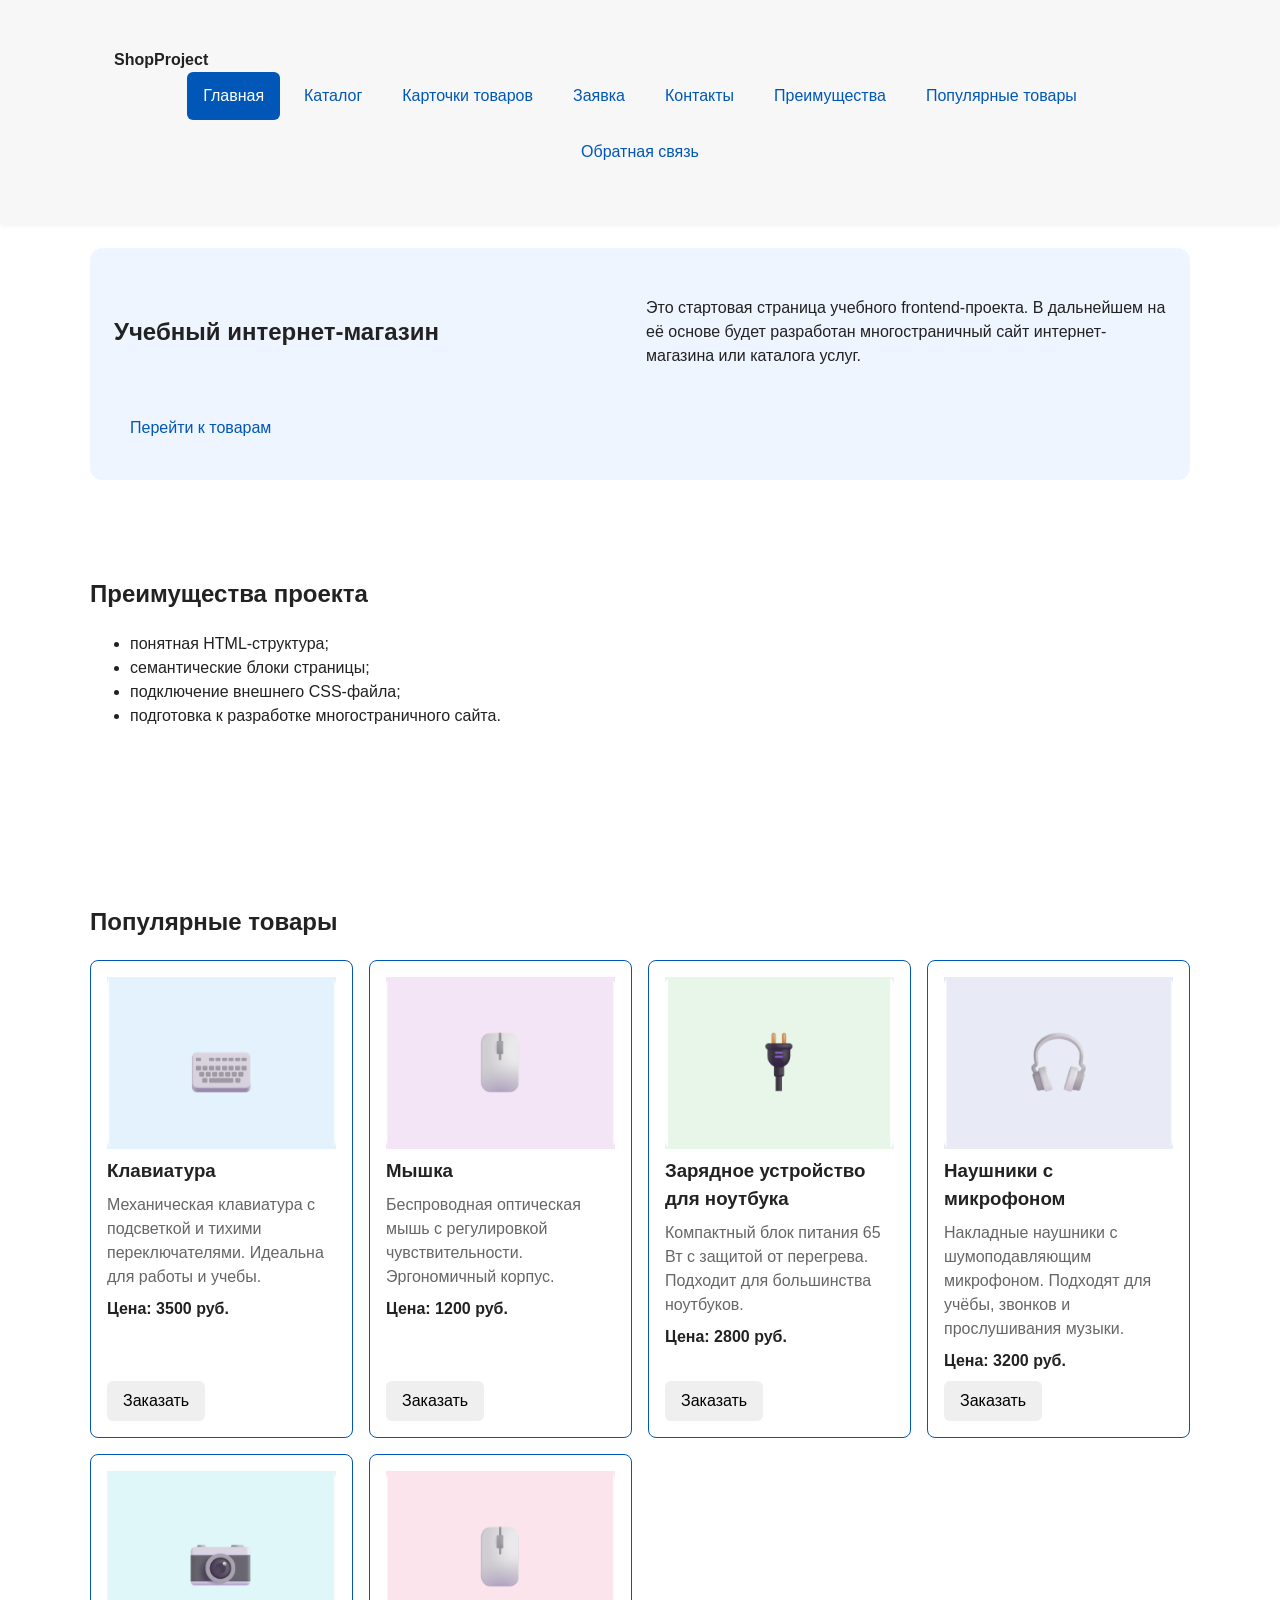
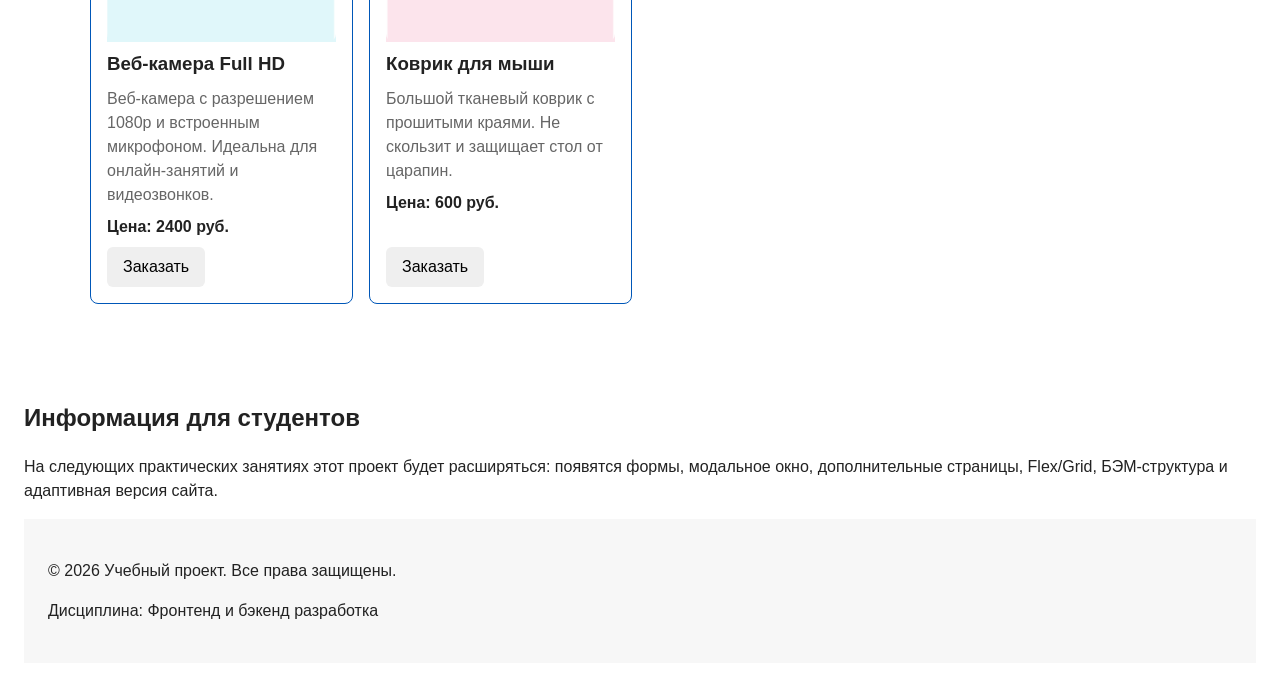
<file: index.html>
<!DOCTYPE html>
<html lang = "ru">
<head>
    <meta charset = "UTF-8">
    <meta name="viewport" content="width=device-width, initial-scale=1.0">
    <meta property="og:type" content="website">
    <meta property="og:title" content="Учебный интернет-магазин">
    <meta property="og:description" content="Учебный frontend-проект интернет-магазина.">
    <meta property="og:image" content="https://amosovakate.github.io/kr1-html-css-shop/images/preview.png">
    <title>Учебный интернет-магазин</title> 
    <link rel="stylesheet" href="css/style.css">
    <link rel="stylesheet" href="css/responsive.css">
    <script src="js/main.js" defer></script>
</head>
<body>
    <header class="site-header">
        <div class="site-header__inner">
            <a class="site-header__logo" href="index.html">ShopProject</a>

            <nav class="site-nav" aria-label="Основная навигация">
                <ul class="site-nav__list">
                <li class="site-nav__item">
                    <a class="site-nav__link site-nav__link--active" href="index.html">Главная</a>
                </li>
                <li class="site-nav__item">
                    <a class="site-nav__link" href="catalog.html">Каталог</a>
                </li>
                <li class="site-nav__item">
                    <a class="site-nav__link" href="product.html">Карточки товаров</a>   
                </li>
                <li class="site-nav__item">
                    <a class="site-nav__link" href="order.html">Заявка</a> 
                </li> 
                <li class="site-nav__item">
                    <a class="site-nav__link" href="contacts.html">Контакты</a>
                </li>
                <li class="site-nav__item">
                    <a class="site-nav__link" href="index.html#advantages">Преимущества</a>
                </li>
                <li class="site-nav__item">
                    <a class="site-nav__link" href="index.html#popular">Популярные товары</a>
                </li>
                <li class="site-nav__item">
                    <a class="site-nav__link" href="index.html#contacts">Обратная связь</a>
                </li>
                </ul>
            </nav>
        </div>
    </header>

    <dialog class="order-dialog" id="order-dialog" aria-labelledby="order-dialog-title">
        <h2 class="order-dialog__title" id="order-dialog-title">Оформление заявки</h2>

        <form class="order-form" id="order-form" action="#" method="post" novalidate>
        <input id="selected-product" name="selected-product" type="hidden">

        <div class="order-form__field">
            <label class="order-form__label" for="order-name">Имя</label>
            <input
            class="order-form__input"
            id="order-name"
            name="name"
            type="text"
            placeholder="Введите ваше имя"
            minlength="2"
            autocomplete="given-name"
            required
            >
        </div>

        <div class="order-form__field">
            <label class="order-form__label" for="order-email">E-mail</label>
            <input
            class="order-form__input"
            id="order-email"
            name="email"
            type="email"
            placeholder="example@mail.ru"
            autocomplete="email"
            required
            >
        </div>

        <div class="order-form__field">
            <label class="order-form__label" for="order-phone">Телефон</label>
            <input
            class="order-form__input"
            id="order-phone"
            name="phone"
            type="tel"
            inputmode="tel"
            placeholder="+7 (900) 000-00-00"
            pattern="^\+7 \(\d{3}\) \d{3}-\d{2}-\d{2}$"
            required
            >
            <small class="order-form__hint">Формат: +7 (900) 000-00-00</small>
        </div>

        <div class="order-form__field">
            <label class="order-form__label" for="order-date">Дата связи</label>
            <input
            class="order-form__input"
            id="order-date"
            name="date"
            type="date"
            >
        </div>

        <div class="order-form__field">
            <label class="order-form__label" for="order-topic">Тема заявки</label>
            <select class="order-form__select" id="order-topic" name="topic" required>
            <option value="">Выберите тему</option>
            <option value="product">Заказ товара</option>
            <option value="consultation">Консультация</option>
            <option value="delivery">Доставка</option>
            </select>
        </div>

        <div class="order-form__field">
            <label class="order-form__label" for="order-comment">Комментарий</label>
            <textarea
            class="order-form__textarea"
            id="order-comment"
            name="comment"
            rows="4"
            placeholder="Укажите дополнительную информацию"
            ></textarea>
        </div>

        <div class="order-form__field order-form__field--checkbox">
            <label class="order-form__label">
            <input
                class="order-form__checkbox"
                id="order-agreement"
                name="agreement"
                type="checkbox"
                required
            >
            Я согласен на обработку данных
            </label>
        </div>


        <div class="order-form__actions">
            <button class="button button--primary" type="submit">
            Отправить заявку

        <button class="button button--secondary" type="button" id="close-order-dialog">
        Закрыть
        </button>
        </div>
        </form>
    </dialog>

    <p class="success-message" id="success-message" hidden>
    Форма успешно отправлена!
    </p>


    <main>
        <!-- Основное содержимое страницы -->
        <section class="hero">
            <h1>Учебный интернет-магазин</h1>
            <p>
                Это стартовая страница учебного frontend-проекта.
                В дальнейшем на её основе будет разработан многостраничный сайт
                интернет-магазина или каталога услуг.
            </p>
            <a class="button" href="#popular">Перейти к товарам</a>
        </section>

        <section class="section" id="advantages">
            <h2>Преимущества проекта</h2>

            <ul class="advantages-list">
                <li>понятная HTML-структура;</li>
                <li>семантические блоки страницы;</li>
                <li>подключение внешнего CSS-файла;</li>
                <li>подготовка к разработке многостраничного сайта.</li>
            </ul>

        </section>
    <section class="section" id="popular">
    <h2>Популярные товары</h2>

    <div class="products-grid">
        
        <!-- Товар 1: Клавиатура -->
        <article class="product-card product-card--featured">
        <div class="product-card__image-wrapper" style="background-color: #e3f2fd;">
            <img src="images/pic1.png" alt="Клавиатура" class="product-card__image">
        </div>
        <h3 class="product-card__title">Клавиатура</h3>
        <p class="product-card__description">Механическая клавиатура с подсветкой и тихими переключателями. Идеальна для работы и учебы.</p>
        <p class="product-card__price">Цена: 3500 руб.</p>
        <button class="button product-card__button" type="button" data-product="Клавиатура">
            Заказать
        </button>
        </article>

        <!-- Товар 2: Мышка -->
        <article class="product-card product-card--featured">
        <div class="product-card__image-wrapper" style="background-color: #f3e5f5;">
            <img src="images/pic2.png" alt="Мышка" class="product-card__image">
        </div>
        <h3 class="product-card__title">Мышка</h3>
        <p class="product-card__description">Беспроводная оптическая мышь с регулировкой чувствительности. Эргономичный корпус.</p>
        <p class="product-card__price">Цена: 1200 руб.</p>
        <button class="button product-card__button" type="button" data-product="Мышка">
            Заказать
        </button>
        </article>

        <!-- Товар 3: Зарядное устройство -->
        <article class="product-card product-card--featured">
        <div class="product-card__image-wrapper" style="background-color: #e8f5e9;">
            <img src="images/pic3.png" alt="Зарядное устройство" class="product-card__image">
        </div>
        <h3 class="product-card__title">Зарядное устройство для ноутбука</h3>
        <p class="product-card__description">Компактный блок питания 65 Вт с защитой от перегрева. Подходит для большинства ноутбуков.</p>
        <p class="product-card__price">Цена: 2800 руб.</p>
        <button class="button product-card__button" type="button" data-product="Зарядное устройство">
            Заказать
        </button>
        </article>

        <!-- Товар 4: Наушники -->
        <article class="product-card product-card--featured">
        <div class="product-card__image-wrapper" style="background-color: #e8eaf6;">
            <img src="images/pic4.png" alt="Наушники" class="product-card__image">
        </div>
        <h3 class="product-card__title">Наушники с микрофоном</h3>
        <p class="product-card__description">Накладные наушники с шумоподавляющим микрофоном. Подходят для учёбы, звонков и прослушивания музыки.</p>
        <p class="product-card__price">Цена: 3200 руб.</p>
        <button class="button product-card__button" type="button" data-product="Наушники">
            Заказать
        </button>
        </article>

        <!-- Товар 5: Веб-камера -->
        <article class="product-card product-card--featured">
        <div class="product-card__image-wrapper" style="background-color: #e0f7fa;">
            <img src="images/pic5.png" alt="Веб-камера" class="product-card__image">
        </div>
        <h3 class="product-card__title">Веб-камера Full HD</h3>
        <p class="product-card__description">Веб-камера с разрешением 1080p и встроенным микрофоном. Идеальна для онлайн-занятий и видеозвонков.</p>
        <p class="product-card__price">Цена: 2400 руб.</p>
        <button class="button product-card__button" type="button" data-product="Веб-камера">
            Заказать
        </button>
        </article>

        <!-- Товар 6: Коврик для мыши -->
        <article class="product-card product-card--featured">
        <div class="product-card__image-wrapper" style="background-color: #fce4ec;">
            <img src="images/pic6.png" alt="Коврик для мыши" class="product-card__image">
        </div>
        <h3 class="product-card__title">Коврик для мыши</h3>
        <p class="product-card__description">Большой тканевый коврик с прошитыми краями. Не скользит и защищает стол от царапин.</p>
        <p class="product-card__price">Цена: 600 руб.</p>
        <button class="button product-card__button" type="button" data-product="Коврик для мыши">
            Заказать
        </button>
        </article>

    </div>
    </section>



        <aside class="aside-info">
            <h2>Информация для студентов</h2>
            <p>
                На следующих практических занятиях этот проект будет расширяться:
                появятся формы, модальное окно, дополнительные страницы, Flex/Grid,
                БЭМ-структура и адаптивная версия сайта.
            </p>
        </aside>

        <footer id="contacts">
            <p>&copy; 2026 Учебный проект. Все права защищены.</p>
            <p>Дисциплина: Фронтенд и бэкенд разработка</p>
        </footer>

    </main>

    <button class="scroll-top" type="button" aria-label="Наверх">↑</button>
    <script src="js/scroll-top.js"></script>
</body>
</html>
</file>
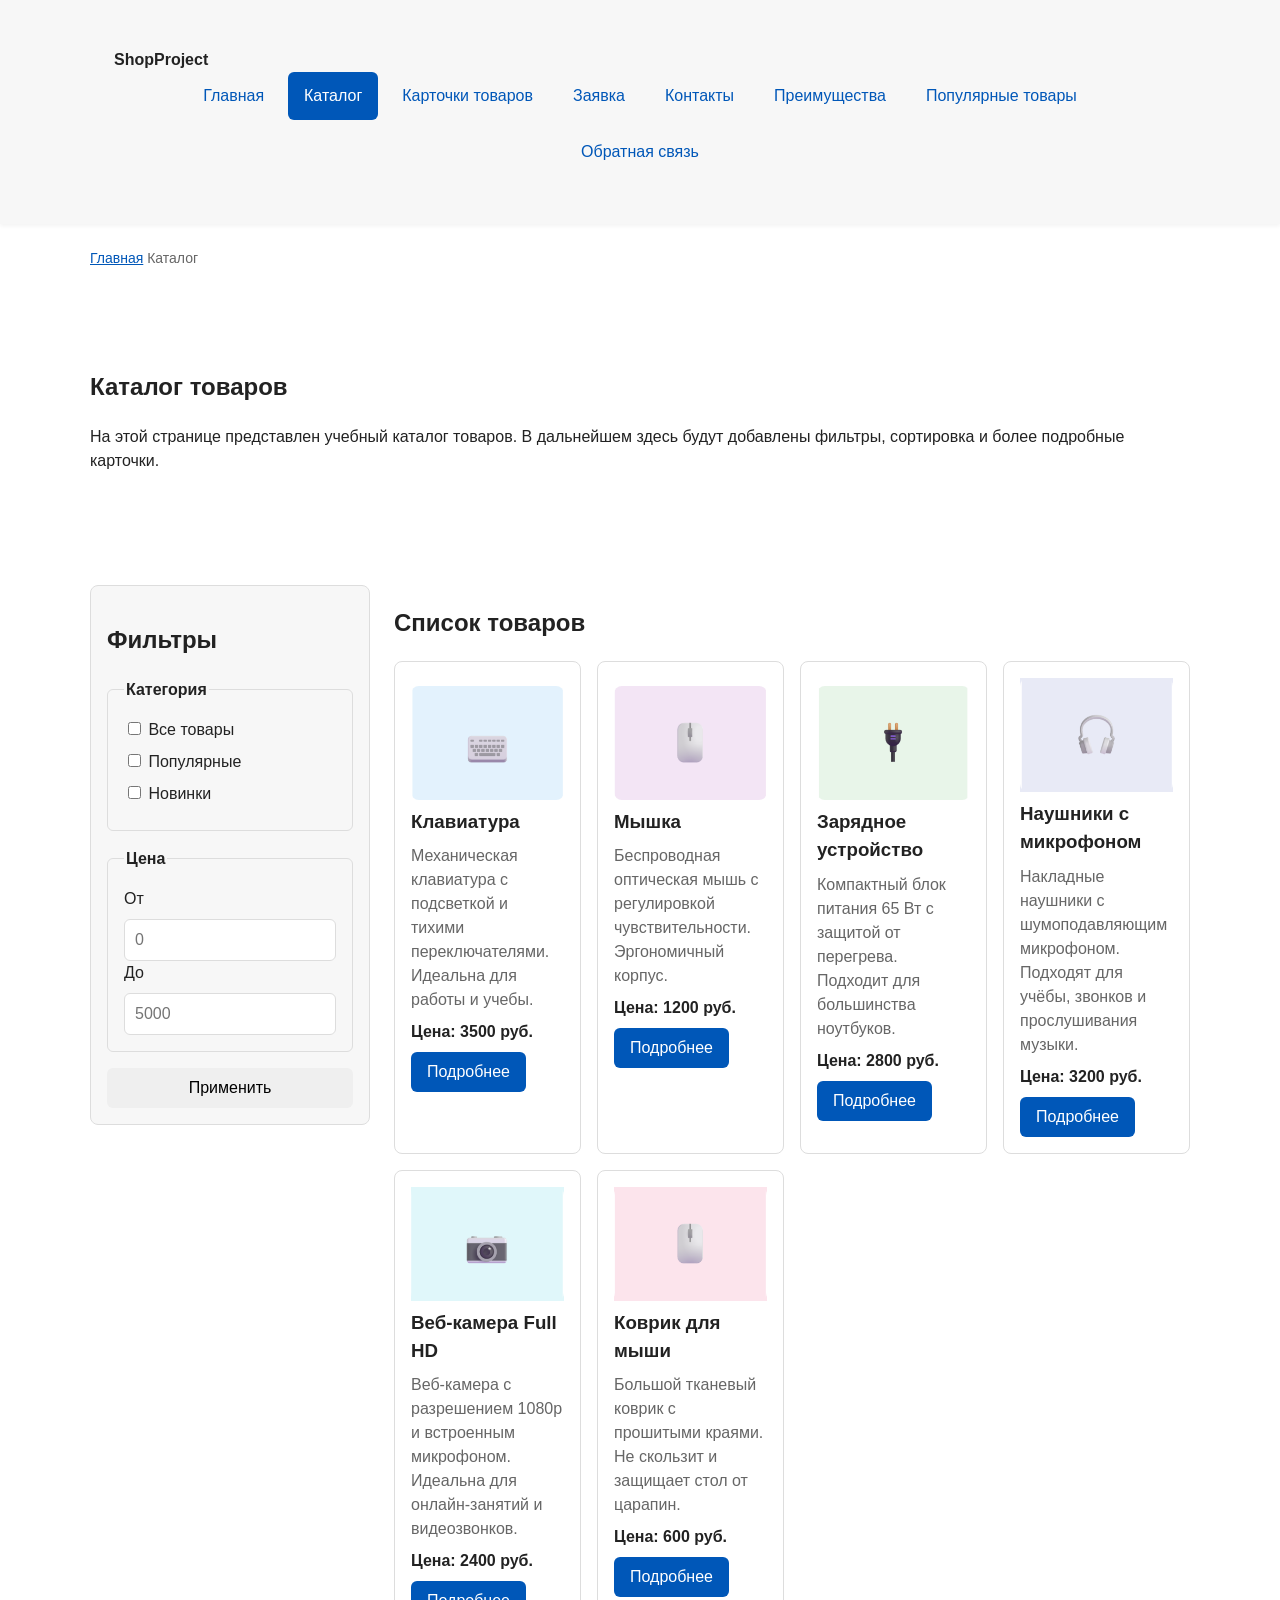
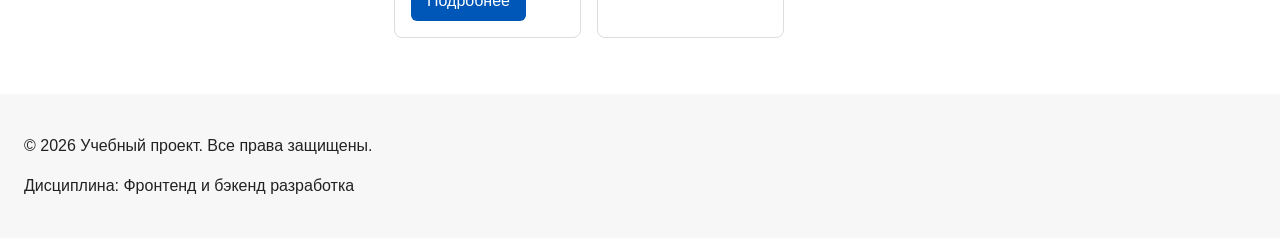
<file: catalog.html>
<!DOCTYPE html>
<html lang="ru">
<head>
  <meta charset="UTF-8">
  <meta name="viewport" content="width=device-width, initial-scale=1.0">
  <meta name="description" content="Каталог товаров учебного интернет-магазина.">
  <meta property="og:type" content="website">
  <meta property="og:title" content="Учебный интернет-магазин">
  <meta property="og:description" content="Учебный frontend-проект интернет-магазина.">
  <meta property="og:image" content="https://amosovakate.github.io/kr1-html-css-shop/images/preview.png">

  <title>Каталог товаров — Учебный интернет-магазин</title>
  <link rel="stylesheet" href="css/style.css">
  <link rel="stylesheet" href="css/responsive.css">
</head>
<body>
  <header class="site-header">
    <div class="site-header__inner">
      <a class="site-header__logo" href="index.html">ShopProject</a>

      <nav class="site-nav" aria-label="Основная навигация">
        <ul class="site-nav__list">
          <li class="site-nav__item">
            <a class="site-nav__link" href="index.html">Главная</a>
          </li>
          <li class="site-nav__item">
            <a class="site-nav__link site-nav__link--active" href="catalog.html" aria-current="page">Каталог</a>
          </li>
          <li class="site-nav__item">
              <a class="site-nav__link" href="product.html">Карточки товаров</a>   
          </li>
          <li class="site-nav__item">
              <a class="site-nav__link" href="order.html">Заявка</a> 
          </li> 
          <li class="site-nav__item">
            <a class="site-nav__link" href="contacts.html">Контакты</a>
          </li>
          <li class="site-nav__item">
            <a class="site-nav__link" href="index.html#advantages">Преимущества</a>
          </li>
          <li class="site-nav__item">
            <a class="site-nav__link" href="index.html#popular">Популярные товары</a>
          </li>
          <li class="site-nav__item">
            <a class="site-nav__link" href="index.html#contacts">Обратная связь</a>
          </li>
        </ul>
      </nav>
    </div>
  </header>

  <main>
    <nav class="breadcrumbs" aria-label="Хлебные крошки">
      <a href="index.html">Главная</a>
      <span>Каталог</span>
    </nav>

    <section class="section">
      <h1>Каталог товаров</h1>
      <p>
        На этой странице представлен учебный каталог товаров.
        В дальнейшем здесь будут добавлены фильтры, сортировка и более
        подробные карточки.
      </p>
    </section>

    <section class="catalog-layout">
        <aside class="catalog-filters">
            <h2>Фильтры</h2>

            <form class="filters-form" action="#" method="get">
            <fieldset>
                <legend>Категория</legend>

                <label>
                <input type="checkbox" name="category" value="all">
                Все товары
                </label>

                <label>
                <input type="checkbox" name="category" value="popular">
                Популярные
                </label>

                <label>
                <input type="checkbox" name="category" value="new">
                Новинки
                </label>
            </fieldset>

            <fieldset>
                <legend>Цена</legend>

                <label for="price-from">От</label>
                <input id="price-from" name="price-from" type="number" min="0" placeholder="0">

                <label for="price-to">До</label>
                <input id="price-to" name="price-to" type="number" min="0" placeholder="5000">
            </fieldset>

            <button class="button" type="submit">Применить</button>
            </form>
        </aside>

        <section class="catalog-products">
          <h2>Список товаров</h2>

          <div class="products-grid">
            
            <!-- Товар 1: Клавиатура -->
            <article class="product-card">
              <span class="product-card__badge product-card__badge--new"></span>
              <img src="images/pic1.png" alt="Описание" class="product-card__image">
              <h3 class="product-card__title">Клавиатура</h3>
              <p class="product-card__description">Механическая клавиатура с подсветкой и тихими переключателями. Идеальна для работы и учебы.</p>
              <p class="product-card__price">Цена: 3500 руб.</p>
              <div class="product-card__actions">
                <a class="button button--primary product-card__link" href="product.html">Подробнее</a>
              </div>
            </article>

            <!-- Товар 2: Мышка -->
            <article class="product-card">
              <span class="product-card__badge product-card__badge--new"></span>
              <img src="images/pic2.png" alt="Описание" class="product-card__image">
              <h3 class="product-card__title">Мышка</h3>
              <p class="product-card__description">Беспроводная оптическая мышь с регулировкой чувствительности. Эргономичный корпус.</p>
              <p class="product-card__price">Цена: 1200 руб.</p>
              <div class="product-card__actions">
                <a class="button button--primary product-card__link" href="product.html">Подробнее</a>
              </div>
            </article>

            <!-- Товар 3: Зарядное устройство -->
            <article class="product-card">
              <span class="product-card__badge product-card__badge--new"></span>
              <img src="images/pic3.png" alt="Описание" class="product-card__image">
              <h3 class="product-card__title">Зарядное устройство</h3>
              <p class="product-card__description">Компактный блок питания 65 Вт с защитой от перегрева. Подходит для большинства ноутбуков.</p>
              <p class="product-card__price">Цена: 2800 руб.</p>
              <div class="product-card__actions">
                <a class="button button--primary product-card__link" href="product.html">Подробнее</a>
              </div>
            </article>

            <!-- Товар: Наушники -->
            <article class="product-card">
              <div class="product-card__image-wrapper" style="background-color: #e8eaf6;">
                <img src="images/pic4.png" alt="Наушники" class="product-card__image">
              </div>
              <h3 class="product-card__title">Наушники с микрофоном</h3>
              <p class="product-card__description">Накладные наушники с шумоподавляющим микрофоном. Подходят для учёбы, звонков и прослушивания музыки.</p>
              <p class="product-card__price">Цена: 3200 руб.</p>
              <div class="product-card__actions">
                <a class="button button--primary product-card__link" href="product.html">Подробнее</a>
              </div>
            </article>

            <!-- Товар: Веб-камера -->
            <article class="product-card">
              <div class="product-card__image-wrapper" style="background-color: #e0f7fa;">
                <img src="images/pic5.png" alt="Веб-камера" class="product-card__image">
              </div>
              <h3 class="product-card__title">Веб-камера Full HD</h3>
              <p class="product-card__description">Веб-камера с разрешением 1080p и встроенным микрофоном. Идеальна для онлайн-занятий и видеозвонков.</p>
              <p class="product-card__price">Цена: 2400 руб.</p>
              <div class="product-card__actions">
                <a class="button button--primary product-card__link" href="product.html">Подробнее</a>
              </div>
            </article>

            <!-- Товар: Коврик для мыши -->
            <article class="product-card">
              <div class="product-card__image-wrapper" style="background-color: #fce4ec;">
                <img src="images/pic6.png" alt="Коврик для мыши" class="product-card__image">
              </div>
              <h3 class="product-card__title">Коврик для мыши</h3>
              <p class="product-card__description">Большой тканевый коврик с прошитыми краями. Не скользит и защищает стол от царапин.</p>
              <p class="product-card__price">Цена: 600 руб.</p>
              <div class="product-card__actions">
                <a class="button button--primary product-card__link" href="product.html">Подробнее</a>
              </div>
            </article>

          </div>
        </section>

    
  </main>

  <footer>
    <p>&copy; 2026 Учебный проект. Все права защищены.</p>
    <p>Дисциплина: Фронтенд и бэкенд разработка</p>
  </footer>
    <button class="scroll-top" type="button" aria-label="Наверх">↑</button>
    <script src="js/scroll-top.js"></script>
</body>
</html>
</file>
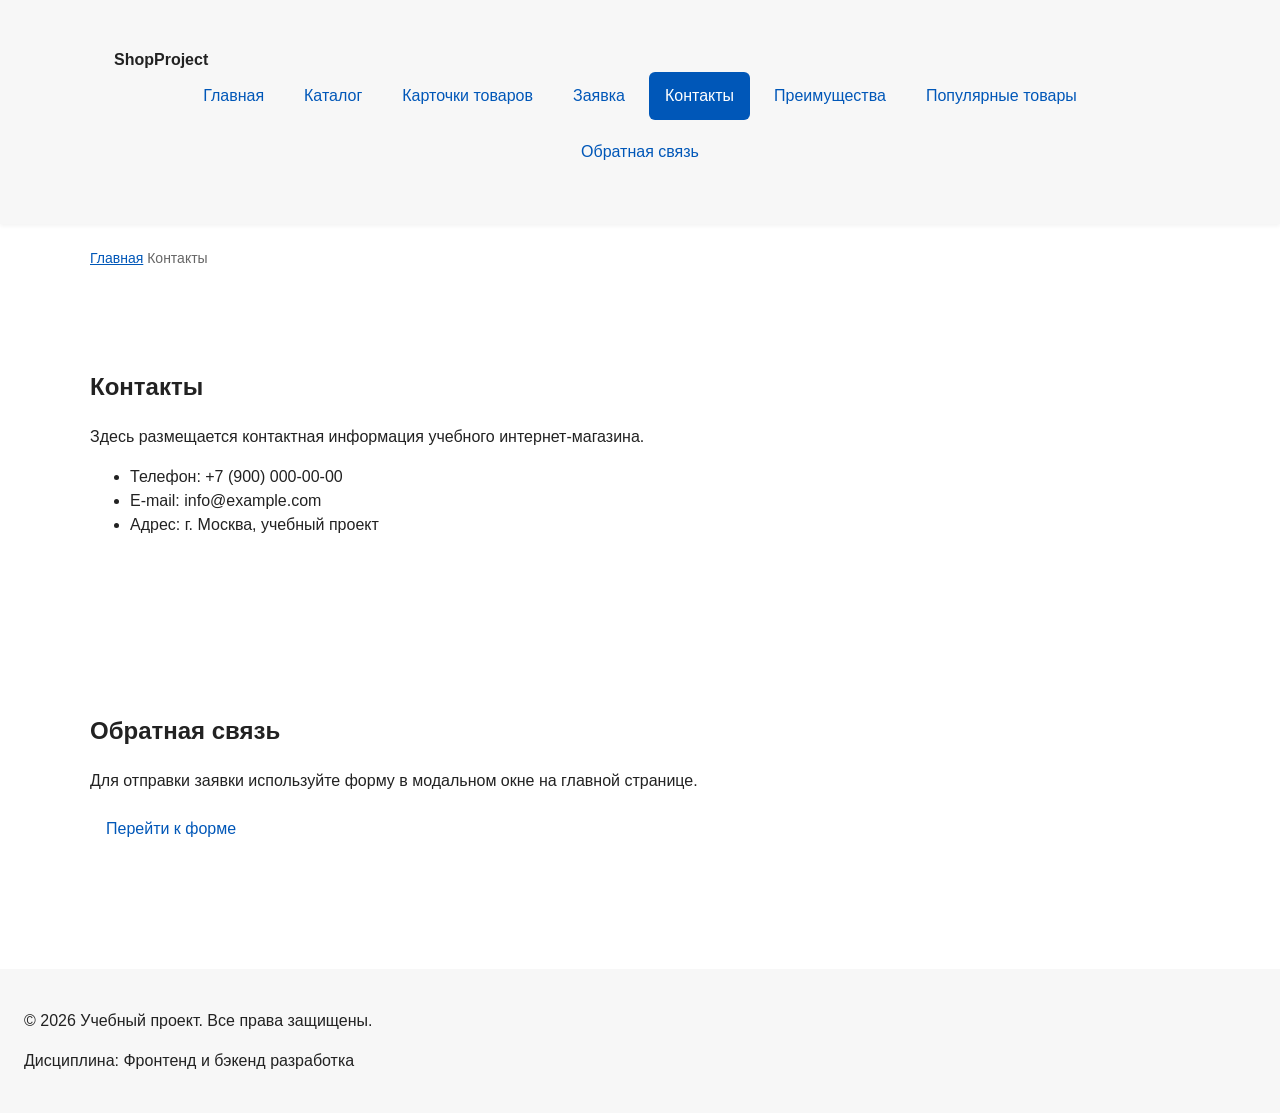
<file: contacts.html>
<!DOCTYPE html>
<html lang="ru">
<head>
  <meta charset="UTF-8">
  <meta name="viewport" content="width=device-width, initial-scale=1.0">
  <meta name="description" content="Контактная информация учебного интернет-магазина.">
  <meta property="og:type" content="website">
  <meta property="og:title" content="Учебный интернет-магазин">
  <meta property="og:description" content="Учебный frontend-проект интернет-магазина.">
  <meta property="og:image" content="https://amosovakate.github.io/kr1-html-css-shop/images/preview.png">
  <title>Контакты — Учебный интернет-магазин</title>
  <link rel="stylesheet" href="css/style.css">
  <link rel="stylesheet" href="css/responsive.css">
</head>
<body>
  <header class="site-header">
    <div class="site-header__inner">
      <a class="site-header__logo" href="index.html">ShopProject</a>

      <nav class="site-nav" aria-label="Основная навигация">
        <ul class="site-nav__list">
          <li class="site-nav__item">
            <a class="site-nav__link" href="index.html">Главная</a>
          </li>
          <li class="site-nav__item">
            <a class="site-nav__link" href="catalog.html">Каталог</a>
          </li>
          <li class="site-nav__item">
              <a class="site-nav__link" href="product.html">Карточки товаров</a>   
          </li>
          <li class="site-nav__item">
              <a class="site-nav__link" href="order.html">Заявка</a> 
          </li> 
          <li class="site-nav__item">
            <a class="site-nav__link site-nav__link--active" href="contacts.html" aria-current="page">Контакты</a>
          </li>
          <li class="site-nav__item">
            <a class="site-nav__link" href="index.html#advantages">Преимущества</a>
          </li>
          <li class="site-nav__item">
            <a class="site-nav__link" href="index.html#popular">Популярные товары</a>
          </li>
          <li class="site-nav__item">
            <a class="site-nav__link" href="index.html#contacts">Обратная связь</a>
          </li>
        </ul>
      </nav>
    </div>
  </header>

  <main>
    <nav class="breadcrumbs" aria-label="Хлебные крошки">
      <a href="index.html">Главная</a>
      <span>Контакты</span>
    </nav>

    <section class="section">
      <h1>Контакты</h1>
      <p>
        Здесь размещается контактная информация учебного интернет-магазина.
      </p>

      <ul>
        <li>Телефон: +7 (900) 000-00-00</li>
        <li>E-mail: info@example.com</li>
        <li>Адрес: г. Москва, учебный проект</li>
      </ul>
    </section>

    <section class="section" id="feedback">
      <h2>Обратная связь</h2>
      <p>
        Для отправки заявки используйте форму в модальном окне на главной странице.
      </p>
      <a class="button" href="index.html#contacts">Перейти к форме</a>
    </section>
  </main>

  <footer>
    <p>&copy; 2026 Учебный проект. Все права защищены.</p>
    <p>Дисциплина: Фронтенд и бэкенд разработка</p>
  </footer>
  <button class="scroll-top" type="button" aria-label="Наверх">↑</button>
  <script src="js/scroll-top.js"></script>
</body>
</html>
</file>
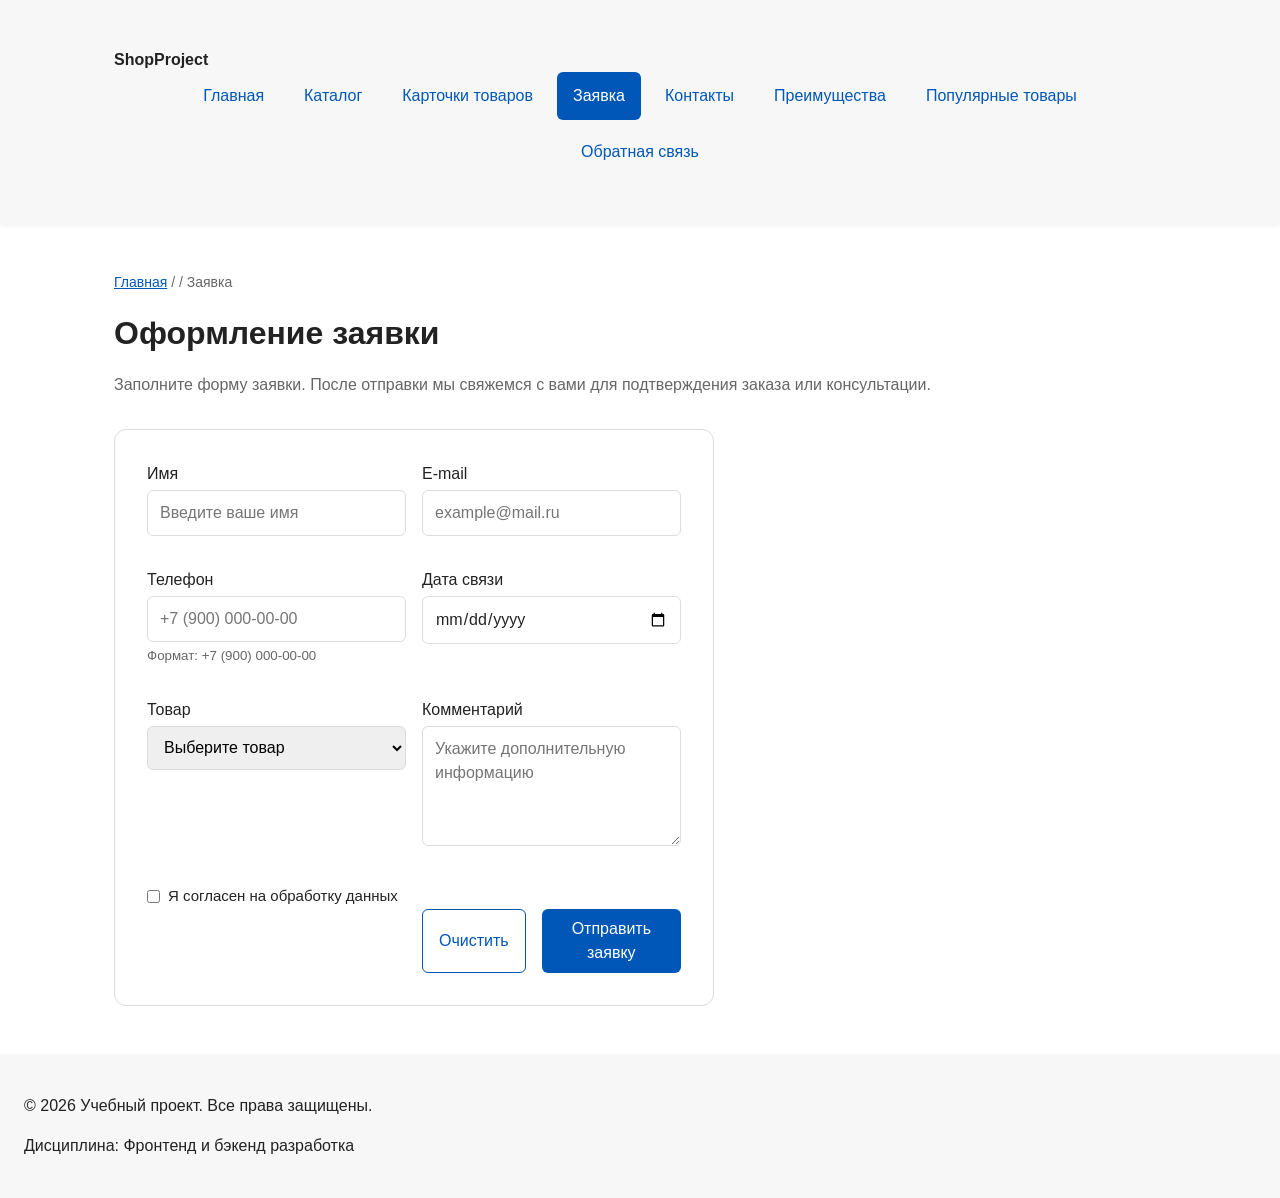
<file: order.html>
<!DOCTYPE html>
<html lang = "ru">
<head>
    <meta charset = "UTF-8">
    <meta name="viewport" content="width=device-width, initial-scale=1.0">
    <meta property="og:type" content="website">
    <meta property="og:title" content="Учебный интернет-магазин">
    <meta property="og:description" content="Учебный frontend-проект интернет-магазина.">
    <meta property="og:image" content="https://amosovakate.github.io/kr1-html-css-shop/images/preview.png">
    <title>Учебный интернет-магазин</title> 
    <link rel="stylesheet" href="css/style.css">
    <link rel="stylesheet" href="css/responsive.css">
    <script src="js/main.js" defer></script>
</head>
<body>
    <header class="site-header">
        <div class="site-header__inner">
            <a class="site-header__logo" href="index.html">ShopProject</a>

            <nav class="site-nav" aria-label="Основная навигация">
                <ul class="site-nav__list">
                <li class="site-nav__item">
                    <a class="site-nav__link" href="index.html">Главная</a>
                </li>
                <li class="site-nav__item">
                    <a class="site-nav__link" href="catalog.html">Каталог</a>
                </li>
                <li class="site-nav__item">
                    <a class="site-nav__link" href="product.html">Карточки товаров</a> 
                </li> 
                <li class="site-nav__item">
                    <a class="site-nav__link site-nav__link--active" href="order.html">Заявка</a> 
                </li> 
                <li class="site-nav__item">
                    <a class="site-nav__link" href="contacts.html">Контакты</a>
                </li>
                <li class="site-nav__item">
                    <a class="site-nav__link" href="index.html#advantages">Преимущества</a>
                </li>
                <li class="site-nav__item">
                    <a class="site-nav__link" href="index.html#popular">Популярные товары</a>
                </li>
                <li class="site-nav__item">
                    <a class="site-nav__link" href="index.html#contacts">Обратная связь</a>
                </li> 
                </ul>
            </nav>
        </div>
    </header>
<main>
  <div class="container">
    
    <!-- Хлебные крошки -->
    <nav class="breadcrumbs">
      <a href="#" class="breadcrumbs__link">Главная</a> / 
      <span class="breadcrumbs__current">Заявка</span>
    </nav>

    <!-- Заголовок -->
    <h1 class="page-title">Оформление заявки</h1>
    <p class="page-subtitle">Заполните форму заявки. После отправки мы свяжемся с вами для подтверждения заказа или консультации.</p>

    <!-- Форма -->
    <form class="order-form" action="#" method="POST">
      
      <!-- Поле: Имя -->
      <div class="order-form__field">
        <label class="order-form__label" for="name">Имя</label>
        <input class="order-form__input" type="text" id="name" name="name" placeholder="Введите ваше имя" required>
      </div>

      <!-- Поле: Email -->
      <div class="order-form__field">
        <label class="order-form__label" for="email">E-mail</label>
        <input class="order-form__input" type="email" id="email" name="email" placeholder="example@mail.ru" required>
      </div>

      <!-- Поле: Телефон -->
      <div class="order-form__field">
        <label class="order-form__label" for="phone">Телефон</label>
        <input class="order-form__input" type="tel" id="phone" name="phone" placeholder="+7 (900) 000-00-00">
        <small class="order-form__hint">Формат: +7 (900) 000-00-00</small>
      </div>

      <!-- Поле: Дата связи -->
      <div class="order-form__field">
        <label class="order-form__label" for="date">Дата связи</label>
        <input class="order-form__input" type="date" id="date" name="date">
      </div>

      <!-- Поле: Тема (Select) -->
      <div class="order-form__field">
        <label class="order-form__label" for="topic">Товар</label>
        <select class="order-form__select" id="topic" name="topic">
          <option value="" disabled selected>Выберите товар</option>
          <option value="order">Товар 1</option>
          <option value="consult">Товар 2</option>
          <option value="support">Товар 3</option>
        </select>
      </div>

      <!-- Поле: Комментарий -->
      <div class="order-form__field">
        <label class="order-form__label" for="comment">Комментарий</label>
        <textarea class="order-form__textarea" id="comment" name="comment" rows="4" placeholder="Укажите дополнительную информацию"></textarea>
      </div>

      <!-- Чекбокс согласия -->
      <div class="order-form__field order-form__field--checkbox">
        <label class="order-form__checkbox-label">
          <input class="order-form__checkbox" type="checkbox" name="agreement" required>
          Я согласен на обработку данных
        </label>
      </div>

      <!-- Кнопки -->
      <div class="order-form__actions">
        <button type="reset" class="button button--secondary">Очистить</button>
        <button type="submit" class="button button--primary">Отправить заявку</button>
      </div>

    </form>

  </div>
</main>
   


  
        <footer id="contacts">
            <p>&copy; 2026 Учебный проект. Все права защищены.</p>
            <p>Дисциплина: Фронтенд и бэкенд разработка</p>
        </footer>

    </main>

    <button class="scroll-top" type="button" aria-label="Наверх">↑</button>
    <script src="js/scroll-top.js"></script>
</body>
</html>
</file>
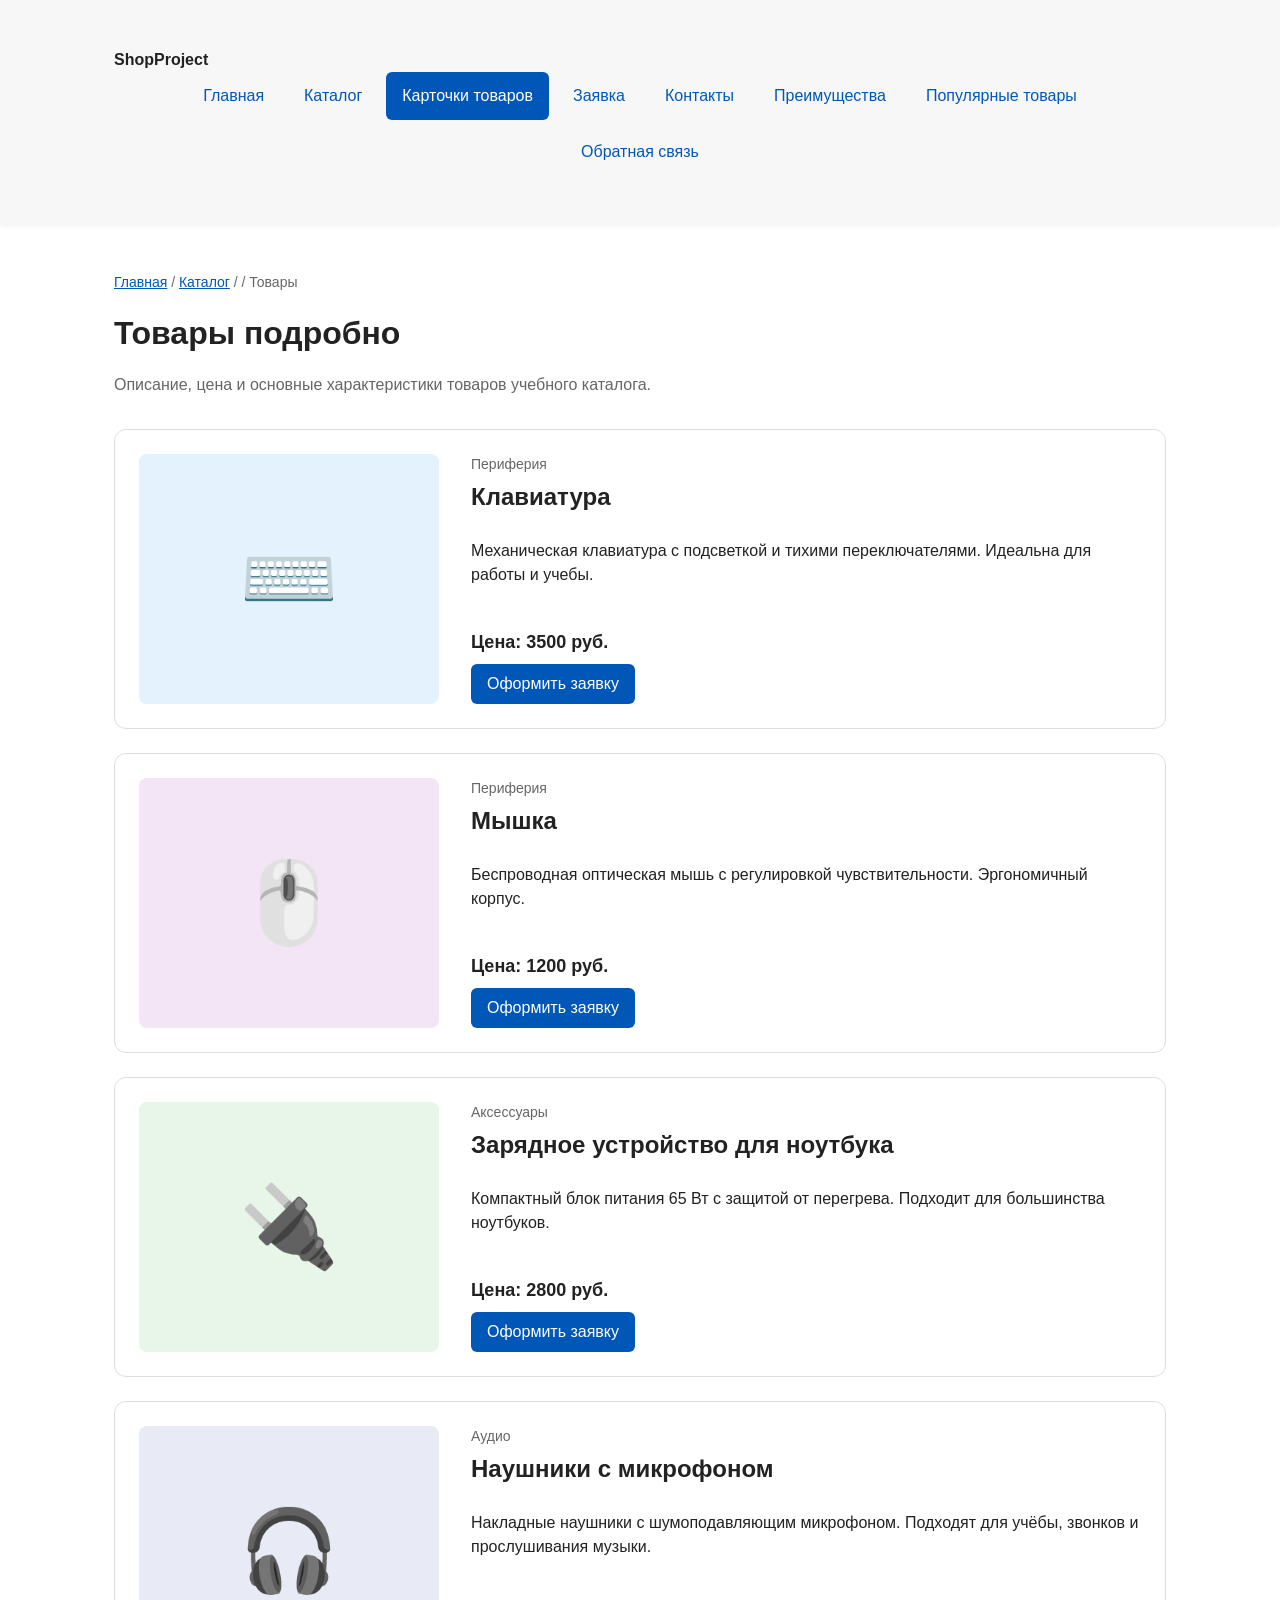
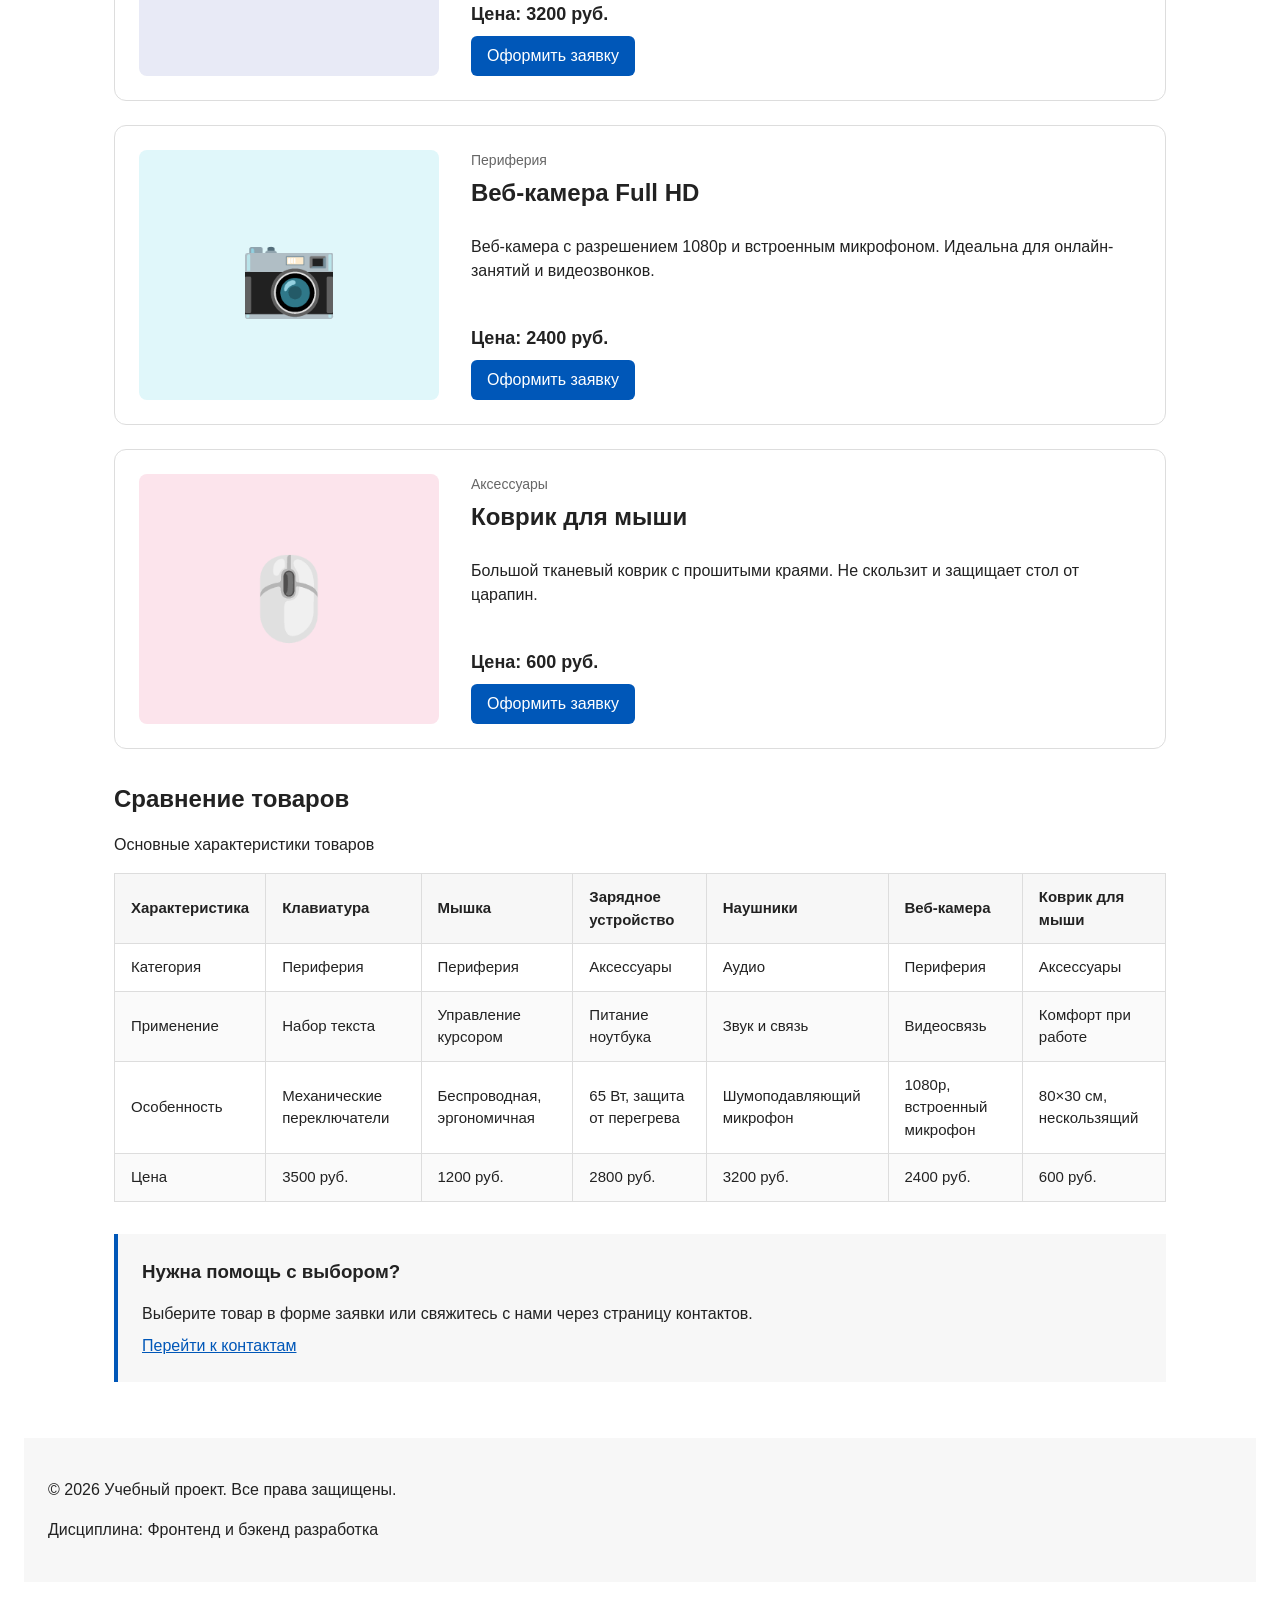
<file: product.html>
<!DOCTYPE html>
<html lang = "ru">
<head>
    <meta charset = "UTF-8">
    <meta name="viewport" content="width=device-width, initial-scale=1.0">
    <meta property="og:type" content="website">
    <meta property="og:title" content="Учебный интернет-магазин">
    <meta property="og:description" content="Учебный frontend-проект интернет-магазина.">
    <meta property="og:image" content="https://amosovakate.github.io/kr1-html-css-shop/images/preview.png">
    <title>Учебный интернет-магазин</title> 
    <link rel="stylesheet" href="css/style.css">
    <link rel="stylesheet" href="css/responsive.css">
    <script src="js/main.js" defer></script>
</head>
<body>
    <header class="site-header">
        <div class="site-header__inner">
            <a class="site-header__logo" href="index.html">ShopProject</a>

            <nav class="site-nav" aria-label="Основная навигация">
                <ul class="site-nav__list">
                <li class="site-nav__item">
                    <a class="site-nav__link" href="index.html">Главная</a>
                </li>
                <li class="site-nav__item">
                    <a class="site-nav__link" href="catalog.html">Каталог</a>
                </li>
                <li class="site-nav__item">
                    <a class="site-nav__link site-nav__link--active" href="product.html">Карточки товаров</a> 
                </li> 
                <li class="site-nav__item">
                    <a class="site-nav__link" href="order.html">Заявка</a>
                <li class="site-nav__item">
                    <a class="site-nav__link" href="contacts.html">Контакты</a>
                </li>
                <li class="site-nav__item">
                    <a class="site-nav__link" href="index.html#advantages">Преимущества</a>
                </li>
                <li class="site-nav__item">
                    <a class="site-nav__link" href="index.html#popular">Популярные товары</a>
                </li>
                <li class="site-nav__item">
                    <a class="site-nav__link" href="index.html#contacts">Обратная связь</a>
                </li> 
                </ul>
            </nav>
        </div>
    </header>
<main>
    <main class="container">
  
  <!-- Хлебные крошки -->
  <nav class="breadcrumbs">
    <a href="#" class="breadcrumbs__link">Главная</a> / 
    <a href="#" class="breadcrumbs__link">Каталог</a> / 
    <span class="breadcrumbs__current">Товары</span>
  </nav>

  <!-- Заголовок страницы -->
  <h1 class="page-title">Товары подробно</h1>
  <p class="page-subtitle">Описание, цена и основные характеристики товаров учебного каталога.</p>

    <!-- Список товаров -->
    <div class="product-list">

    <!-- Товар 1: Клавиатура -->
    <article class="product-row">
    <div class="product-row__image-wrapper">
        <div class="product-row__image product-row__image--lamp">
        <span>⌨️</span> <!-- Имитация картинки -->
        </div>
    </div>
    <div class="product-row__content">
        <span class="product-row__category">Периферия</span>
        <h3 class="product-row__title">Клавиатура</h3>
        <p class="product-row__desc">Механическая клавиатура с подсветкой и тихими переключателями. Идеальна для работы и учебы.</p>
        
        <div class="product-row__footer">
        <p class="product-row__price">Цена: 3500 руб.</p>
        <a href="order.html" class="button button--primary">Оформить заявку</a>
        </div>
    </div>
    </article>

    <!-- Товар 2: Мышка -->
    <article class="product-row">
    <div class="product-row__image-wrapper">
        <div class="product-row__image product-row__image--notebook">
        <span>🖱️</span>
        </div>
    </div>
    <div class="product-row__content">
        <span class="product-row__category">Периферия</span>
        <h3 class="product-row__title">Мышка</h3>
        <p class="product-row__desc">Беспроводная оптическая мышь с регулировкой чувствительности. Эргономичный корпус.</p>
        
        <div class="product-row__footer">
        <p class="product-row__price">Цена: 1200 руб.</p>
        <a href="order.html" class="button button--primary">Оформить заявку</a>
        </div>
    </div>
    </article>

    <!-- Товар 3: Зарядное устройство -->
    <article class="product-row">
    <div class="product-row__image-wrapper">
        <div class="product-row__image product-row__image--backpack">
        <span>🔌</span>
        </div>
    </div>
    <div class="product-row__content">
        <span class="product-row__category">Аксессуары</span>
        <h3 class="product-row__title">Зарядное устройство для ноутбука</h3>
        <p class="product-row__desc">Компактный блок питания 65 Вт с защитой от перегрева. Подходит для большинства ноутбуков.</p>
        
        <div class="product-row__footer">
        <p class="product-row__price">Цена: 2800 руб.</p>
        <a href="order.html" class="button button--primary">Оформить заявку</a>
        </div>
    </div>
    </article>
        <!-- Товар: Наушники -->
    <article class="product-row">
    <div class="product-row__image-wrapper">
        <div class="product-row__image" style="background-color: #e8eaf6;">
        <span>🎧</span>
        </div>
    </div>
    <div class="product-row__content">
        <span class="product-row__category">Аудио</span>
        <h3 class="product-row__title">Наушники с микрофоном</h3>
        <p class="product-row__desc">Накладные наушники с шумоподавляющим микрофоном. Подходят для учёбы, звонков и прослушивания музыки.</p>
        <div class="product-row__footer">
        <p class="product-row__price">Цена: 3200 руб.</p>
        <a href="order.html" class="button button--primary">Оформить заявку</a>
        </div>
    </div>
    </article>

    <!-- Товар: Веб-камера -->
    <article class="product-row">
    <div class="product-row__image-wrapper">
        <div class="product-row__image" style="background-color: #e0f7fa;">
        <span>📷</span>
        </div>
    </div>
    <div class="product-row__content">
        <span class="product-row__category">Периферия</span>
        <h3 class="product-row__title">Веб-камера Full HD</h3>
        <p class="product-row__desc">Веб-камера с разрешением 1080p и встроенным микрофоном. Идеальна для онлайн-занятий и видеозвонков.</p>
        <div class="product-row__footer">
        <p class="product-row__price">Цена: 2400 руб.</p>
        <a href="order.html" class="button button--primary">Оформить заявку</a>
        </div>
    </div>
    </article>

    <!-- Товар: Коврик для мыши -->
    <article class="product-row">
    <div class="product-row__image-wrapper">
        <div class="product-row__image" style="background-color: #fce4ec;">
        <span>🖱️</span>
        </div>
    </div>
    <div class="product-row__content">
        <span class="product-row__category">Аксессуары</span>
        <h3 class="product-row__title">Коврик для мыши</h3>
        <p class="product-row__desc">Большой тканевый коврик с прошитыми краями. Не скользит и защищает стол от царапин.</p>
        <div class="product-row__footer">
        <p class="product-row__price">Цена: 600 руб.</p>
        <a href="order.html" class="button button--primary">Оформить заявку</a>
        </div>
    </div>
    </article>
  </div>

    <section class="comparison-section">
    <h2>Сравнение товаров</h2>
    <h3>Основные характеристики товаров</h3>
    
    <div class="table-wrapper">
        <table class="comparison-table">
        <thead>
            <tr>
            <th>Характеристика</th>
            <th>Клавиатура</th>
            <th>Мышка</th>
            <th>Зарядное устройство</th>
            <th>Наушники</th>
            <th>Веб-камера</th>
            <th>Коврик для мыши</th>
            </tr>
        </thead>
        <tbody>
            <tr>
            <td>Категория</td>
            <td>Периферия</td>
            <td>Периферия</td>
            <td>Аксессуары</td>
            <td>Аудио</td>
            <td>Периферия</td>
            <td>Аксессуары</td>
            </tr>
            <tr>
            <td>Применение</td>
            <td>Набор текста</td>
            <td>Управление курсором</td>
            <td>Питание ноутбука</td>
            <td>Звук и связь</td>
            <td>Видеосвязь</td>
            <td>Комфорт при работе</td>
            </tr>
            <tr>
            <td>Особенность</td>
            <td>Механические переключатели</td>
            <td>Беспроводная, эргономичная</td>
            <td>65 Вт, защита от перегрева</td>
            <td>Шумоподавляющий микрофон</td>
            <td>1080p, встроенный микрофон</td>
            <td>80×30 см, нескользящий</td>
            </tr>
            <tr>
            <td>Цена</td>
            <td>3500 руб.</td>
            <td>1200 руб.</td>
            <td>2800 руб.</td>
            <td>3200 руб.</td>
            <td>2400 руб.</td>
            <td>600 руб.</td>
            </tr>
        </tbody>
        </table>
    </div>
    </section>
  <!-- Блок помощи -->
  <section class="help-banner">
    <h3>Нужна помощь с выбором?</h3>
    <p>Выберите товар в форме заявки или свяжитесь с нами через страницу контактов.</p>
    <a href="contacts.html" class="help-banner__link">Перейти к контактам</a>
  </section>


</main>
   


  
        <footer id="contacts">
            <p>&copy; 2026 Учебный проект. Все права защищены.</p>
            <p>Дисциплина: Фронтенд и бэкенд разработка</p>
        </footer>

    </main>

    <button class="scroll-top" type="button" aria-label="Наверх">↑</button>
    <script src="js/scroll-top.js"></script>
</body>
</html>
</file>
<file: css/style.css>
/* ===============================
   1. Переменные проекта
   =============================== */
   
   :root {
  /* Основные цвета проекта */
  --color-bg: #ffffff;
  --color-text: #222222;
  --color-muted: #666666;
  --color-primary: #0057b8;
  --color-primary-dark: #003f86;
  --color-border: #dddddd;
  --color-surface: #f7f7f7;
  --color-surface-accent: #eef5ff;
  --color-danger: #b00020;
  --color-success: #168a2f;
  --color-success-bg: #eefaf0;
  --color-white: #ffffff;

  /* Отступы */
  --space-xs: 4px;
  --space-sm: 8px;
  --space-md: 16px;
  --space-lg: 24px;
  --space-xl: 32px;

  /* Скругления */
  --radius-sm: 6px;
  --radius-md: 8px;
  --radius-lg: 12px;

  /* Размеры */
  --container-width: 1100px;

}
 

/* ===============================
   2. Базовые стили
   =============================== */

* {
  box-sizing: border-box;
}

body {
  margin: 0;
  font-family: Arial, sans-serif;
  line-height: 1.5;
  color: var(--color-text);
  background-color: var(--color-bg);
}


header,
main,
footer {
  padding: var(--space-lg);
}


header {
  background-color: var(--color-surface);
  position: sticky;
  top: 0;
  z-index: 100;
}

footer {
  background-color: var(--color-surface);
}


   
/* ===============================
   3. Общие элементы интерфейса
   =============================== */


   a {
  color: var(--color-primary);
}

a:hover {
  color: var(--color-primary-dark);
}

a:focus-visible {
  outline: 2px solid var(--color-primary);
  outline-offset: 3px;
}


.site-header {
  background-color: var(--color-surface);
}

.site-header__inner {
  max-width: var(--container-width);
  margin: 0 auto;
  padding: var(--space-lg);
}

.site-header__logo {
  font-weight: 700;
  color: var(--color-text);
  text-decoration: none;
}

.site-nav__list {
  display: flex;
  flex-wrap: nowrap;       /* Добавьте это, чтобы меню не переносилось */
  justify-content: center;
  align-items: center;
  gap: 8px;                /* Было var(--space-md) = 16px. Ставим 8px или даже 4px */
  padding: 0;
  margin: var(--space-md) 0 0;
  list-style: none;
}

.site-nav__link {
  display: inline-block;
  padding: 6px 10px;       /* Было var(--space-sm) var(--space-md) = 8px 16px. Уменьшаем до 6px 10px */
  color: var(--color-primary);
  text-decoration: none;
  border-radius: var(--radius-sm);
  white-space: nowrap;     /* Чтобы текст не переносился внутри кнопки */
}

.site-nav__link:hover {
  color: var(--color-white);
  background-color: var(--color-primary);
}

.site-nav__link:focus-visible {
  outline: 2px solid var(--color-primary);
  outline-offset: 3px;
}

.site-nav__link--active {
  color: var(--color-white);
  background-color: var(--color-primary);
}


/*
  Hero-блок — первый крупный блок страницы.
  Он визуально отделяется от остальных разделов фоном и отступами.
*/
/* ===============================
   4. Компоненты страницы
   =============================== */

.hero {
  max-width: var(--container-width);
  margin: 0 auto var(--space-xl);
  padding: var(--space-xl) var(--space-lg);
  background-color: var(--color-surface-accent);
  border-radius: var(--radius-lg);
}

.section {
  max-width: var(--container-width);
  margin: 0 auto var(--space-xl);
}

.section h2 {
  margin-top: 0;
}



/*
  Карточка товара — самостоятельный блок.
  На следующих занятиях карточки будут доработаны и выстроены в сетку.
*/
.product-card {
  display: flex;
  flex-direction: column;
  gap: var(--space-sm);
  padding: var(--space-md);
  border: 1px solid var(--color-border);
  border-radius: var(--radius-md);
  background-color: var(--color-bg);
}

.product-card:hover {
  border-color: var(--color-primary);
}

.product-card--featured {
  border-color: var(--color-primary);
}

.product-card--discount {
  border-color: var(--color-danger);
}

.product-card__title {
  margin: 0;
  color: var(--color-text);
}

.product-card__description {
  margin: 0;
  color: var(--color-muted);
}

.product-card__price {
  margin: 0;
  font-weight: 700;
}

.product-card--discount .product-card__price {
  color: var(--color-danger);
}

.product-card__button {
  margin-top: auto;
  align-self: flex-start;
}


/* ===============================
   5. Кнопка действия
   =============================== */
.button {
  display: inline-block;
  padding: var(--space-sm) var(--space-md);
  border: none;
  border-radius: var(--radius-sm);
  font: inherit;
  text-decoration: none;
  cursor: pointer;
}

.button--primary {
  color: var(--color-white);
  background-color: var(--color-primary);
}

.button--primary:hover {
  background-color: var(--color-primary-dark);
}

.button--secondary {
  color: var(--color-primary);
  background-color: transparent;
  border: 1px solid var(--color-primary);
}

.button--secondary:hover {
  color: var(--color-white);
  background-color: var(--color-primary);
}

.button:focus-visible {
  outline: 2px solid var(--color-primary);
  outline-offset: 3px;
}

.button:disabled,
.button--disabled {
  opacity: 0.6;
  cursor: not-allowed;
}




/* ===============================
   6. Форма и модальное окно
   =============================== */

.order-dialog {
  width: min(100% - 32px, 560px);
  padding: var(--space-lg);
  border: none;
  border-radius: var(--radius-lg);
}

.order-dialog::backdrop {
  background-color: rgba(0, 0, 0, 0.5);
}

.order-dialog__title {
  margin-top: 0;
}


.order-form__field {
  margin-bottom: var(--space-md);
}

.order-form__label {
  display: block;
  margin-bottom: var(--space-xs);
}

.order-form__input,
.order-form__select,
.order-form__textarea {
  width: 100%;
  padding: 10px 12px;
  border: 1px solid var(--color-border);
  border-radius: var(--radius-sm);
  font: inherit;
}

.order-form__input:hover,
.order-form__select:hover,
.order-form__textarea:hover {
  border-color: var(--color-primary);
}

.order-form__input:focus-visible,
.order-form__select:focus-visible,
.order-form__textarea:focus-visible {
  outline: 2px solid var(--color-primary);
  outline-offset: 3px;
}

.order-form__checkbox {
  width: auto;
}

.order-form__hint {
  display: block;
  margin-top: var(--space-xs);
  color: var(--color-muted);
}

.order-form__actions {
  display: flex;
  gap: var(--space-md);
  margin-top: var(--space-lg);
}

[aria-invalid="true"] {
  border-color: var(--color-danger);
}

.success-message {
  max-width: var(--container-width);
  margin: var(--space-lg) auto;
  padding: var(--space-md);
  border-left: 4px solid var(--color-success);
  background-color: var(--color-success-bg);
}

/* ===============================
   7. Хлебные крошки
   =============================== */

.breadcrumbs {
  max-width: var(--container-width);
  margin: 0 auto var(--space-md);
  font-size: 14px;
  color: var(--color-muted);
}

.breadcrumbs__link {
  color: var(--color-primary);
}

.breadcrumbs__current::before {
  content: " / ";
  color: var(--color-muted);
}


/* ===============================
   8. Плавная навигация
   =============================== */

html {
  scroll-behavior: smooth;
}


/* Оставляем ваше правило как есть */
:target {
  outline: 2px dashed var(--color-primary);
  outline-offset: 4px;
}

/* Добавляем новое правило для отступа при прокрутке */
section[id],
div[id],
:target {
  scroll-margin-top: 200px;
}

.products-grid {
  display: grid;
  grid-template-columns: repeat(3, 1fr);
  gap: var(--space-lg);
}


.catalog-layout {
  max-width: var(--container-width);
  margin: 0 auto var(--space-xl);
  display: grid;
  grid-template-columns: 260px 1fr;
  grid-template-areas: "filters products";
  gap: var(--space-lg);
}

.catalog-filters {
  grid-area: filters;
  padding: var(--space-md);
  border: 1px solid var(--color-border);
  border-radius: var(--radius-md);
  background-color: var(--color-surface);
}

.catalog-products {
  grid-area: products;
}


.filters-form {
  display: grid;
  gap: var(--space-md);
}

.filters-form fieldset {
  margin: 0;
  padding: var(--space-md);
  border: 1px solid var(--color-border);
  border-radius: var(--radius-sm);
}

.filters-form legend {
  font-weight: 700;
}

.filters-form label {
  display: block;
  margin-bottom: var(--space-sm);
}

.filters-form input[type="number"] {
  width: 100%;
  padding: 8px 10px;
  border: 1px solid var(--color-border);
  border-radius: var(--radius-sm);
  font: inherit;
}
/* ===============================
   9. Кнопка «Наверх»
   =============================== */

.scroll-top {
  position: fixed;
  right: var(--space-lg);
  bottom: var(--space-lg);
  z-index: 100;
  width: 48px;
  height: 48px;
  font-size: 24px;
  line-height: 1;
  color: var(--color-white);
  background-color: var(--color-primary);
  border: none;
  border-radius: 50%;
  cursor: pointer;

  /* по умолчанию скрыта */
  opacity: 0;
  visibility: hidden;
  transition: opacity 0.3s, visibility 0.3s, background-color 0.2s;
}

.scroll-top--visible {
  opacity: 1;
  visibility: visible;
}

.scroll-top:hover {
  background-color: var(--color-primary-dark);
}

.scroll-top:focus-visible {
  outline: 2px solid var(--color-primary);
  outline-offset: 3px;
}

/* ===============================
   Стили для страницы каталога
   =============================== */

.container {
  max-width: var(--container-width);
  margin: 0 auto;
  padding: var(--space-lg);
}

.page-title {
  font-size: 32px;
  margin-top: var(--space-md);
  margin-bottom: var(--space-xs);
}

.page-subtitle {
  color: var(--color-muted);
  margin-bottom: var(--space-xl);
}

/* --- Карточка товара (горизонтальная) --- */
.product-list {
  display: flex;
  flex-direction: column;
  gap: var(--space-lg);
  margin-bottom: var(--space-xl);
}

.product-row {
  display: grid;
  grid-template-columns: 300px 1fr; /* Картинка 300px, остальное текст */
  gap: var(--space-xl);
  padding: var(--space-lg);
  border: 1px solid var(--color-border);
  border-radius: var(--radius-lg);
  background-color: var(--color-bg);
  align-items: center;
}

.product-row__image-wrapper {
  width: 100%;
}

.product-row__image {
  width: 100%;
  height: 250px;
  border-radius: var(--radius-md);
  display: flex;
  justify-content: center;
  align-items: center;
  font-size: 80px; /* Для эмодзи-заглушки */
}

/* Цвета фонов для картинок (как на макете) */
.product-row__image--lamp { background-color: #e3f2fd; }
.product-row__image--notebook { background-color: #f3e5f5; }
.product-row__image--backpack { background-color: #e8f5e9; }

.product-row__content {
  display: flex;
  flex-direction: column;
  height: 100%;
}

.product-row__category {
  font-size: 14px;
  color: var(--color-muted);
  margin-bottom: var(--space-xs);
}

.product-row__title {
  font-size: 24px;
  margin: 0 0 var(--space-sm) 0;
}

.product-row__desc {
  color: var(--color-text);
  margin-bottom: var(--space-lg);
}

.product-row__footer {
  margin-top: auto; /* Прижимает цену и кнопку к низу */
  display: flex;
  flex-direction: column;
  align-items: flex-start;
  gap: var(--space-sm);
}

.product-row__price {
  font-weight: 700;
  font-size: 18px;
  margin: 0;
}

.product-card__image {
  max-width: 100%;      
  max-height: 100%;     
  width: auto;         /* Сохраняем пропорции */
  height: auto;        /* Сохраняем пропорции */
  object-fit: contain; /* Картинка вписывается, не обрезаясь */
  display: block;      /* Убираем лишние отступы снизу */
}

/* --- Таблица сравнения --- */
.comparison-section {
  margin-bottom: var(--space-xl);
}

.comparison-section h2 {
  margin-bottom: var(--space-xs);
}

.comparison-section h3 {
  font-size: 16px;
  font-weight: normal;
  margin-bottom: var(--space-md);
}

.table-wrapper {
  overflow-x: auto; /* Чтобы таблица не ломала верстку на телефонах */
}

.comparison-table {
  width: 100%;
  border-collapse: collapse;
  font-size: 15px;
}

.comparison-table th,
.comparison-table td {
  padding: 12px 16px;
  text-align: left;
  border: 1px solid var(--color-border);
}

.comparison-table th {
  background-color: var(--color-surface);
  font-weight: 700;
}

.comparison-table tr:nth-child(even) {
  background-color: #fafafa;
}

/* --- Блок "Нужна помощь" --- */
.help-banner {
  padding: var(--space-lg);
  background-color: var(--color-surface);
  border-left: 4px solid var(--color-primary);
  margin-bottom: var(--space-xl);
}

.help-banner h3 {
  margin-top: 0;
  margin-bottom: var(--space-sm);
}

.help-banner p {
  margin-bottom: var(--space-sm);
}

.help-banner__link {
  color: var(--color-primary);
  text-decoration: underline;
}
.help-banner__link:hover {
  color: var(--color-primary-dark);
}



/* ===============================
   Стили для страницы Заявки
   =============================== */

/* Контейнер для центрирования контента */
.container {
  max-width: var(--container-width);
  margin: 0 auto;
  padding: var(--space-lg);
}

/* Ограничиваем ширину формы, чтобы она не растягивалась на весь экран */
.order-form {
  max-width: 600px; /* Форма будет шириной 600px, как на скриншоте */
  padding: var(--space-xl);
  border: 1px solid var(--color-border);
  border-radius: var(--radius-lg);
  background-color: var(--color-bg);
  margin-top: var(--space-lg);
}

/* Стили для чекбокса (чтобы он был в одну строку с текстом) */
.order-form__checkbox-label {
  display: flex;
  align-items: center;
  gap: var(--space-sm);
  cursor: pointer;
  font-size: 15px;
}

.order-form__checkbox {
  width: auto; /* Сбрасываем width: 100% из общего стиля */
  margin: 0;
}

/* Небольшая корректировка для полей ввода даты */
.order-form__input[type="date"] {
  color: var(--color-text);
  font-family: inherit;
}

/* 
  ВАЖНО: Исправляем наложение шапки (баг со скриншота).
  Если у вас header имеет position: sticky, 
  добавьте это правило, чтобы контент не заезжал под него.
*/
header {
  position: sticky;
  top: 0;
  z-index: 1000; /* Шапка должна быть поверх всего */
  background-color: var(--color-surface); /* Фон, чтобы форма не просвечивала */
  box-shadow: 0 2px 4px rgba(0,0,0,0.05); /* Легкая тень для отделения */
}

/* Отступ для main, чтобы контент не прилипал к шапке */
main {
  padding-top: var(--space-lg);
}
</file>
<file: css/responsive.css>
/*
  Адаптивные стили для контрольной работы №3.
  Подход: Mobile First.
  Базовые стили рассчитаны на мобильный экран.
  Расширения добавляются через min-width медиазапросы.
*/

*,
*::before,
*::after {
  box-sizing: border-box;
}

html {
  scroll-behavior: smooth;
}

img,
video {
  max-width: 100%;
  height: auto;
}

body {
  overflow-x: hidden;
}

.container,
.main,
.section {
  width: min(100% - 32px, 1200px);
  margin-inline: auto;
}

.section {
  padding-block: clamp(24px, 5vw, 64px);
}

.site-nav__list {
  display: flex;
  flex-direction: column;
  gap: var(--space-sm, 8px);
  padding: 0;
  margin: 0;
  list-style: none;
}

.site-nav__link {
  display: block;
  padding: 12px 16px;
}

@media (min-width: 768px) {
  .site-nav__list {
    flex-direction: row;
    flex-wrap: wrap;
    align-items: center;
  }
}

.site-header {
  position: sticky;
  top: 0;
  z-index: 100;
}

.hero {
  display: grid;
  gap: var(--space-lg, 24px);
  align-items: center;
}

.hero__content {
  display: grid;
  gap: var(--space-md, 16px);
}

.hero__title {
  font-size: clamp(28px, 7vw, 56px);
  line-height: 1.1;
}

.hero__image {
  width: 100%;
  max-width: 520px;
  margin-inline: auto;
}

@media (min-width: 900px) {
  .hero {
    grid-template-columns: minmax(0, 1fr) minmax(320px, 520px);
  }
}

.products-grid {
  display: grid;
  grid-template-columns: 1fr;
  gap: var(--space-md, 16px);
}

.product-card {
  min-width: 0;
}

.product-card__title,
.product-card__description {
  overflow-wrap: anywhere;
}

@media (min-width: 640px) {
  .products-grid {
    grid-template-columns: repeat(2, minmax(0, 1fr));
  }
}

@media (min-width: 1024px) {
  .products-grid {
    grid-template-columns: repeat(3, minmax(0, 1fr));
  }
}

@media (min-width: 1280px) {
  .products-grid {
    grid-template-columns: repeat(4, minmax(0, 1fr));
  }
}

.catalog-layout {
  display: grid;
  gap: var(--space-lg, 24px);
}

.catalog-filters {
  order: -1;
}

@media (min-width: 1024px) {
  .catalog-layout {
    grid-template-columns: 280px minmax(0, 1fr);
    align-items: start;
  }

  .catalog-filters {
    position: sticky;
    top: 88px;
    order: initial;
  }
}

.product-card__image {
  display: block;
  width: 100%;
  aspect-ratio: 4 / 3;
  object-fit: cover;
  border-radius: var(--radius-md, 8px);
}

.order-form {
  display: grid;
  gap: var(--space-md, 16px);
}

.order-form__group {
  display: grid;
  gap: var(--space-xs, 8px);
}

.order-form__input,
.order-form__textarea,
.order-form__select {
  width: 100%;
  min-height: 44px;
  padding: 10px 12px;
  font: inherit;
}

.order-form__textarea {
  min-height: 120px;
  resize: vertical;
}

@media (min-width: 768px) {
  .order-form {
    grid-template-columns: repeat(2, minmax(0, 1fr));
  }

  .order-form__group--wide {
    grid-column: 1 / -1;
  }
}

.order-dialog {
  width: min(100% - 32px, 560px);
  max-height: calc(100vh - 32px);
  overflow: auto;
}

.order-dialog::backdrop {
  background: rgb(0 0 0 / 0.5);
}

.back-to-top {
  position: fixed;
  right: 16px;
  bottom: 16px;
  z-index: 90;
}

@media (min-width: 768px) {
  .back-to-top {
    right: 32px;
    bottom: 32px;
  }
}
</file>
